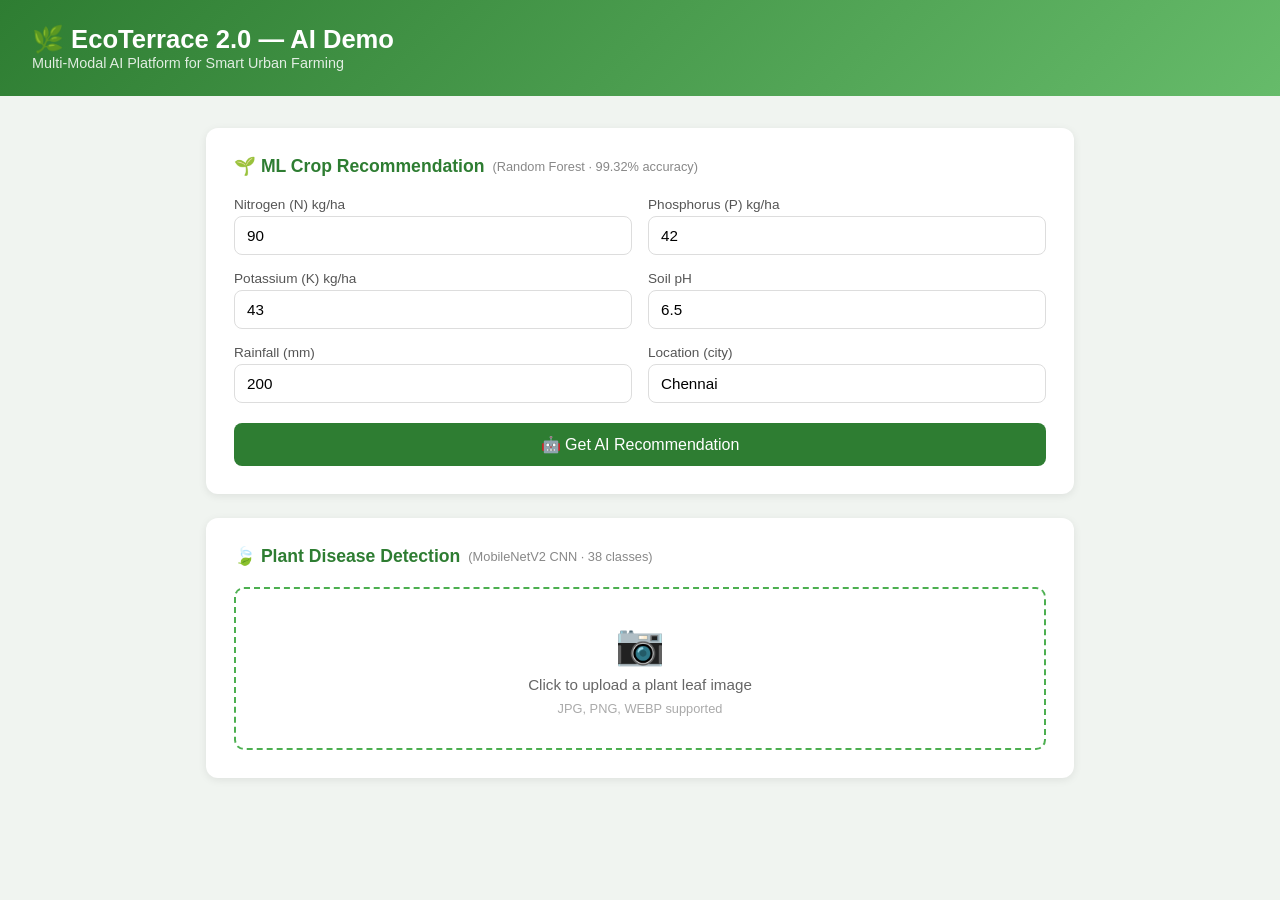
<file: templates/demo.html>
<!DOCTYPE html>
<html lang="en">
<head>
    <meta charset="UTF-8">
    <meta name="viewport" content="width=device-width, initial-scale=1.0">
    <title>EcoTerrace 2.0 — AI Demo</title>
    <style>
        * { box-sizing: border-box; margin: 0; padding: 0; }
        body { font-family: 'Segoe UI', sans-serif; background: #f0f4f0; color: #222; }

        header {
            background: linear-gradient(135deg, #2e7d32, #66bb6a);
            color: white; padding: 24px 32px;
            display: flex; align-items: center; gap: 16px;
        }
        header h1 { font-size: 1.6rem; }
        header span { font-size: 0.9rem; opacity: 0.85; }

        .container { max-width: 900px; margin: 32px auto; padding: 0 16px; }

        .card {
            background: white; border-radius: 12px;
            padding: 28px; margin-bottom: 24px;
            box-shadow: 0 2px 8px rgba(0,0,0,0.08);
        }
        .card h2 { font-size: 1.1rem; color: #2e7d32; margin-bottom: 20px;
                   display: flex; align-items: center; gap: 8px; }

        .grid { display: grid; grid-template-columns: 1fr 1fr; gap: 16px; }
        label { display: block; font-size: 0.85rem; color: #555; margin-bottom: 4px; font-weight: 500; }
        input, select {
            width: 100%; padding: 10px 12px; border: 1.5px solid #ddd;
            border-radius: 8px; font-size: 0.95rem;
            transition: border-color 0.2s;
        }
        input:focus, select:focus { outline: none; border-color: #4caf50; }

        .btn {
            background: #2e7d32; color: white; border: none;
            padding: 12px 28px; border-radius: 8px; font-size: 1rem;
            cursor: pointer; margin-top: 20px; width: 100%;
            transition: background 0.2s;
        }
        .btn:hover { background: #1b5e20; }
        .btn:disabled { background: #aaa; cursor: not-allowed; }

        .result { display: none; margin-top: 20px; }
        .result.show { display: block; }

        .top-crop {
            background: linear-gradient(135deg, #e8f5e9, #f1f8e9);
            border: 2px solid #4caf50; border-radius: 10px;
            padding: 20px; text-align: center; margin-bottom: 16px;
        }
        .top-crop .name { font-size: 1.8rem; font-weight: 700; color: #2e7d32; text-transform: capitalize; }
        .top-crop .conf { font-size: 1rem; color: #555; margin-top: 4px; }

        .top3 { display: grid; grid-template-columns: 1fr 1fr 1fr; gap: 10px; }
        .crop-item {
            background: #f9f9f9; border-radius: 8px; padding: 12px;
            text-align: center; border: 1px solid #e0e0e0;
        }
        .crop-item .cname { font-weight: 600; text-transform: capitalize; color: #333; }
        .crop-item .cconf { font-size: 0.85rem; color: #888; }

        .bar { background: #e0e0e0; border-radius: 4px; height: 6px; margin-top: 6px; }
        .bar-fill { background: #4caf50; height: 6px; border-radius: 4px; transition: width 0.6s; }

        .weather-row {
            display: flex; gap: 12px; flex-wrap: wrap; margin-top: 16px;
        }
        .weather-chip {
            background: #e3f2fd; border-radius: 20px; padding: 6px 14px;
            font-size: 0.85rem; color: #1565c0;
        }

        .error { background: #ffebee; border: 1px solid #ef9a9a;
                 border-radius: 8px; padding: 14px; color: #c62828; margin-top: 16px; }

        /* Disease upload section */
        .upload-area {
            border: 2px dashed #4caf50; border-radius: 10px;
            padding: 32px; text-align: center; cursor: pointer;
            transition: background 0.2s;
        }
        .upload-area:hover { background: #f1f8e9; }
        .upload-area input { display: none; }
        .upload-area .icon { font-size: 2.5rem; }
        .upload-area p { color: #666; margin-top: 8px; font-size: 0.95rem; }
        #preview { max-width: 200px; border-radius: 8px; margin: 12px auto 0; display: none; }

        .spinner { display: none; text-align: center; padding: 20px; color: #666; }
        .spinner.show { display: block; }

        .badge-healthy { background: #e8f5e9; color: #2e7d32; padding: 4px 12px; border-radius: 20px; font-size: 0.85rem; }
        .badge-disease { background: #fff3e0; color: #e65100; padding: 4px 12px; border-radius: 20px; font-size: 0.85rem; }
    </style>
</head>
<body>

<header>
    <div>
        <h1>🌿 EcoTerrace 2.0 — AI Demo</h1>
        <span>Multi-Modal AI Platform for Smart Urban Farming</span>
    </div>
</header>

<div class="container">

    <!-- Crop Recommendation -->
    <div class="card">
        <h2>🌱 ML Crop Recommendation <small style="font-weight:400;color:#888;font-size:0.8rem">(Random Forest · 99.32% accuracy)</small></h2>
        <div class="grid">
            <div>
                <label>Nitrogen (N) kg/ha</label>
                <input type="number" id="N" value="90" min="0" max="200">
            </div>
            <div>
                <label>Phosphorus (P) kg/ha</label>
                <input type="number" id="P" value="42" min="0" max="200">
            </div>
            <div>
                <label>Potassium (K) kg/ha</label>
                <input type="number" id="K" value="43" min="0" max="200">
            </div>
            <div>
                <label>Soil pH</label>
                <input type="number" id="ph" value="6.5" min="0" max="14" step="0.1">
            </div>
            <div>
                <label>Rainfall (mm)</label>
                <input type="number" id="rainfall" value="200" min="0" max="500">
            </div>
            <div>
                <label>Location (city)</label>
                <input type="text" id="location" value="Chennai">
            </div>
        </div>
        <button class="btn" onclick="getCropRecommendation()">🤖 Get AI Recommendation</button>

        <div class="spinner" id="crop-spinner">⏳ Analyzing soil & weather data...</div>

        <div class="result" id="crop-result">
            <div class="top-crop">
                <div style="font-size:0.85rem;color:#777;margin-bottom:4px">RECOMMENDED CROP</div>
                <div class="name" id="crop-name">—</div>
                <div class="conf" id="crop-conf">—</div>
            </div>
            <div style="font-size:0.85rem;color:#555;margin-bottom:8px;font-weight:600">TOP 3 PREDICTIONS</div>
            <div class="top3" id="crop-top3"></div>
            <div class="weather-row" id="crop-weather"></div>
        </div>
        <div class="error" id="crop-error" style="display:none"></div>
    </div>

    <!-- Disease Detection -->
    <div class="card">
        <h2>🍃 Plant Disease Detection <small style="font-weight:400;color:#888;font-size:0.8rem">(MobileNetV2 CNN · 38 classes)</small></h2>
        <div class="upload-area" onclick="document.getElementById('img-input').click()">
            <input type="file" id="img-input" accept="image/*" onchange="previewImage(this)">
            <div class="icon">📷</div>
            <p>Click to upload a plant leaf image</p>
            <p style="font-size:0.8rem;color:#aaa">JPG, PNG, WEBP supported</p>
        </div>
        <img id="preview" alt="Preview">
        <button class="btn" id="detect-btn" onclick="detectDisease()" style="display:none">🔍 Detect Disease</button>

        <div class="spinner" id="disease-spinner">⏳ Analyzing plant image...</div>

        <div class="result" id="disease-result">
            <div class="top-crop" id="disease-top">
                <div style="font-size:0.85rem;color:#777;margin-bottom:4px">DETECTED CONDITION</div>
                <div class="name" id="disease-name">—</div>
                <div style="margin-top:8px" id="disease-badge"></div>
                <div style="font-size:0.85rem;color:#555;margin-top:8px" id="disease-rec"></div>
            </div>
            <div style="font-size:0.85rem;color:#555;margin-bottom:8px;font-weight:600">TOP 3 PREDICTIONS</div>
            <div class="top3" id="disease-top3"></div>
        </div>
        <div class="error" id="disease-error" style="display:none"></div>
    </div>

</div>

<script>
async function getCropRecommendation() {
    const btn = document.querySelector('.btn');
    const spinner = document.getElementById('crop-spinner');
    const result = document.getElementById('crop-result');
    const errDiv = document.getElementById('crop-error');

    spinner.classList.add('show');
    result.classList.remove('show');
    errDiv.style.display = 'none';

    const payload = {
        N: parseFloat(document.getElementById('N').value),
        P: parseFloat(document.getElementById('P').value),
        K: parseFloat(document.getElementById('K').value),
        ph: parseFloat(document.getElementById('ph').value),
        rainfall: parseFloat(document.getElementById('rainfall').value),
        location: document.getElementById('location').value
    };

    try {
        const res = await fetch('/api/ml-recommend', {
            method: 'POST',
            headers: {'Content-Type': 'application/json'},
            body: JSON.stringify(payload)
        });
        const data = await res.json();
        spinner.classList.remove('show');

        if (data.success) {
            document.getElementById('crop-name').textContent = data.recommended_crop;
            document.getElementById('crop-conf').textContent = `Confidence: ${data.top3[0].confidence}%`;

            document.getElementById('crop-top3').innerHTML = data.top3.map(t => `
                <div class="crop-item">
                    <div class="cname">${t.crop}</div>
                    <div class="cconf">${t.confidence}%</div>
                    <div class="bar"><div class="bar-fill" style="width:${t.confidence}%"></div></div>
                </div>
            `).join('');

            document.getElementById('crop-weather').innerHTML = `
                <div class="weather-chip">🌡️ ${data.weather.temperature}°C</div>
                <div class="weather-chip">💧 ${data.weather.humidity}% humidity</div>
                <div class="weather-chip">📍 ${data.weather.city}</div>
                <div class="weather-chip">☁️ ${data.weather.description}</div>
            `;
            result.classList.add('show');
        } else {
            errDiv.textContent = data.message;
            errDiv.style.display = 'block';
        }
    } catch(e) {
        spinner.classList.remove('show');
        errDiv.textContent = 'Server error: ' + e.message;
        errDiv.style.display = 'block';
    }
}

function previewImage(input) {
    if (input.files && input.files[0]) {
        const reader = new FileReader();
        reader.onload = e => {
            const img = document.getElementById('preview');
            img.src = e.target.result;
            img.style.display = 'block';
            document.getElementById('detect-btn').style.display = 'block';
        };
        reader.readAsDataURL(input.files[0]);
    }
}

async function detectDisease() {
    const spinner = document.getElementById('disease-spinner');
    const result = document.getElementById('disease-result');
    const errDiv = document.getElementById('disease-error');
    const file = document.getElementById('img-input').files[0];

    if (!file) return;

    spinner.classList.add('show');
    result.classList.remove('show');
    errDiv.style.display = 'none';

    const formData = new FormData();
    formData.append('image', file);

    try {
        const res = await fetch('/api/disease-detect', {
            method: 'POST',
            body: formData
        });
        const data = await res.json();
        spinner.classList.remove('show');

        if (data.success) {
            document.getElementById('disease-name').textContent = data.disease;
            document.getElementById('disease-badge').innerHTML = data.is_healthy
                ? '<span class="badge-healthy">✅ Healthy Plant</span>'
                : '<span class="badge-disease">⚠️ Disease Detected</span>';
            document.getElementById('disease-rec').textContent = data.recommendation;

            document.getElementById('disease-top3').innerHTML = data.top3.map(t => `
                <div class="crop-item">
                    <div class="cname">${t.condition}</div>
                    <div class="cconf">${t.plant} · ${t.confidence}%</div>
                    <div class="bar"><div class="bar-fill" style="width:${t.confidence}%"></div></div>
                </div>
            `).join('');
            result.classList.add('show');
        } else {
            errDiv.textContent = data.message;
            errDiv.style.display = 'block';
        }
    } catch(e) {
        spinner.classList.remove('show');
        errDiv.textContent = 'Server error: ' + e.message;
        errDiv.style.display = 'block';
    }
}
</script>

</body>
</html>
</file>
